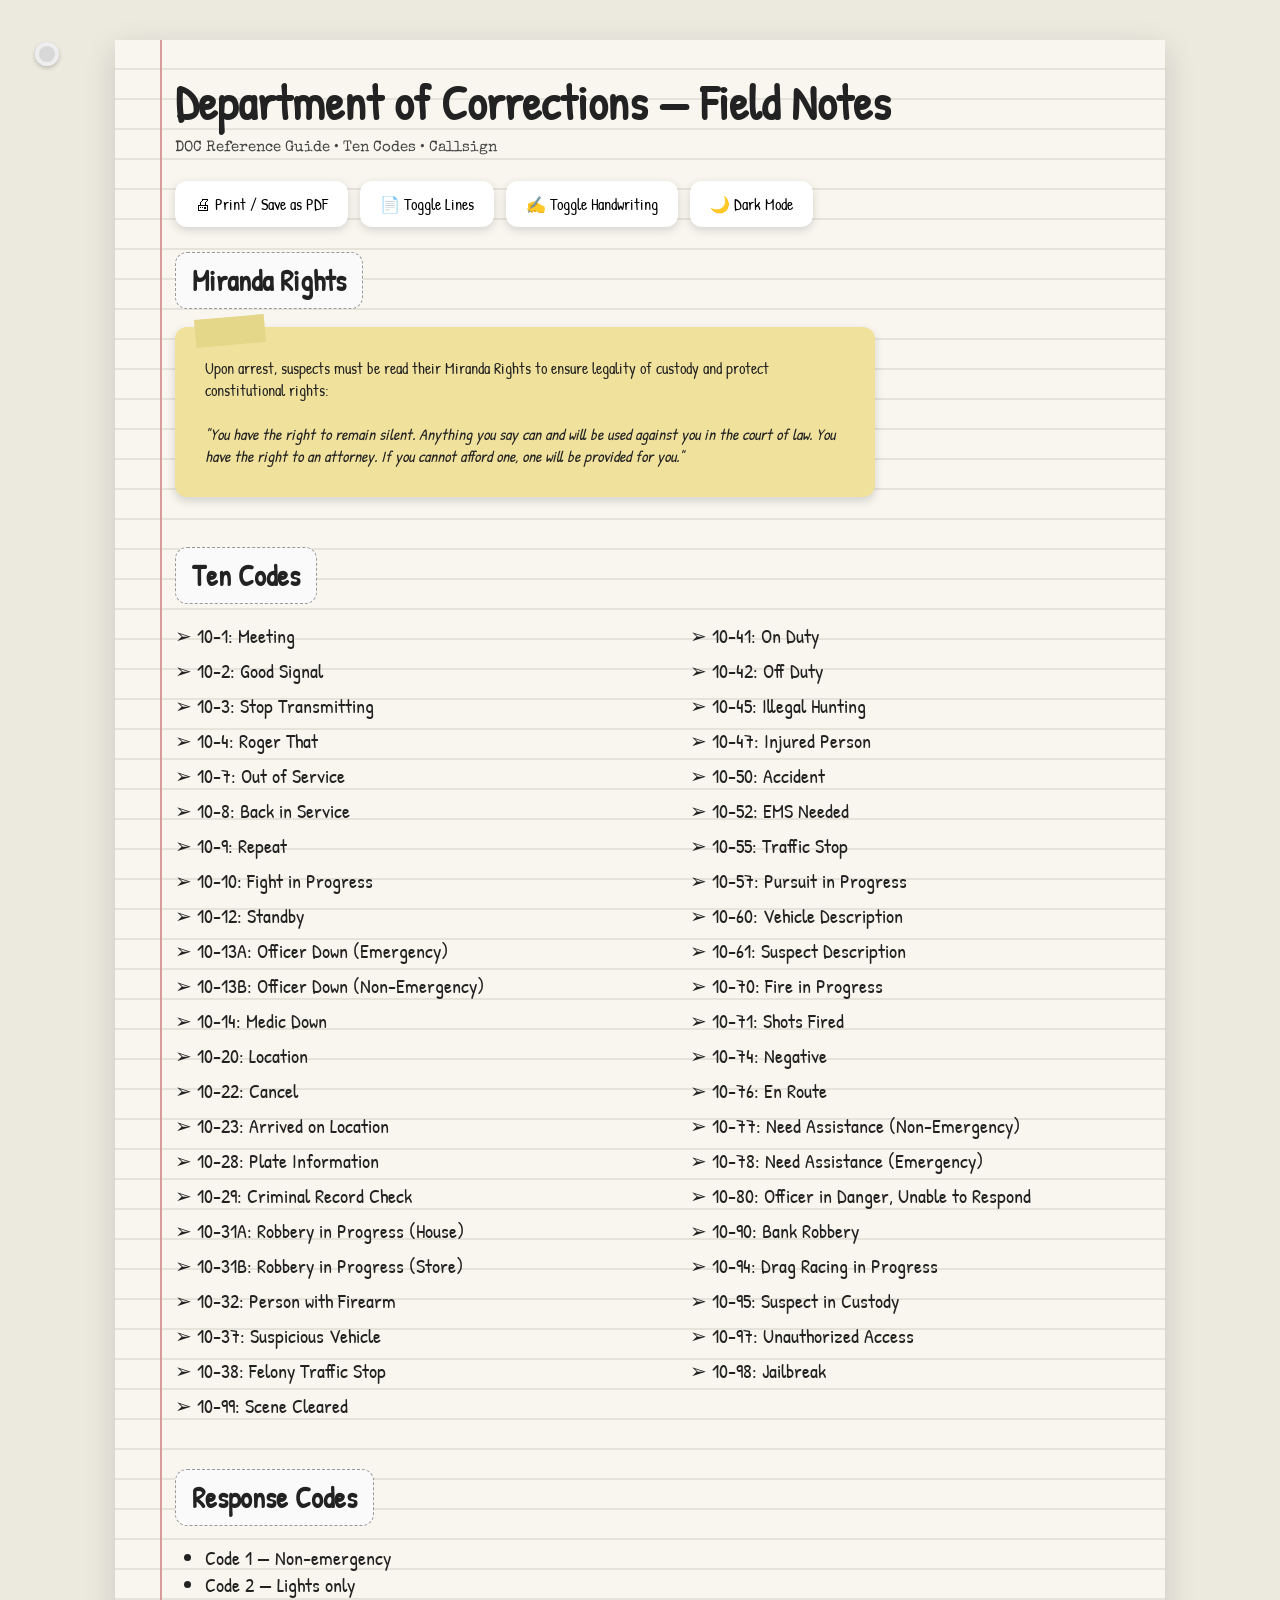
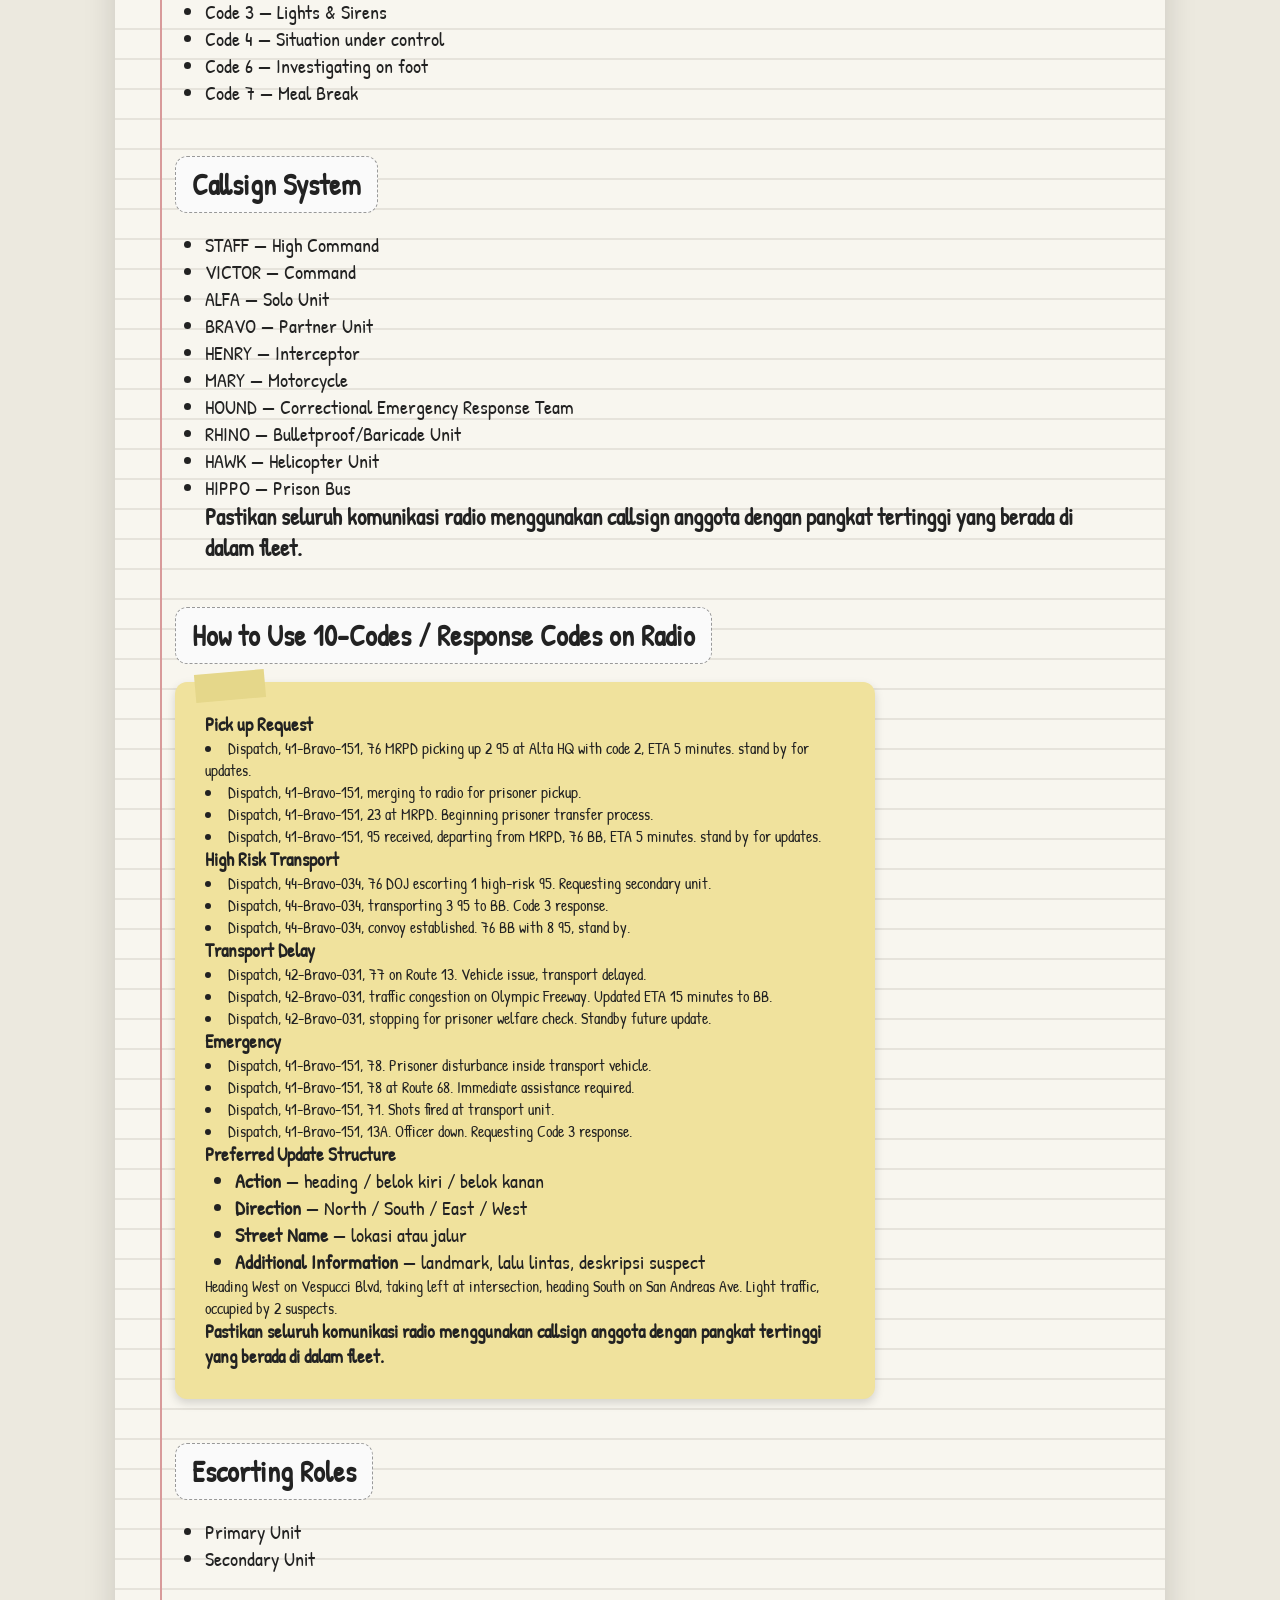
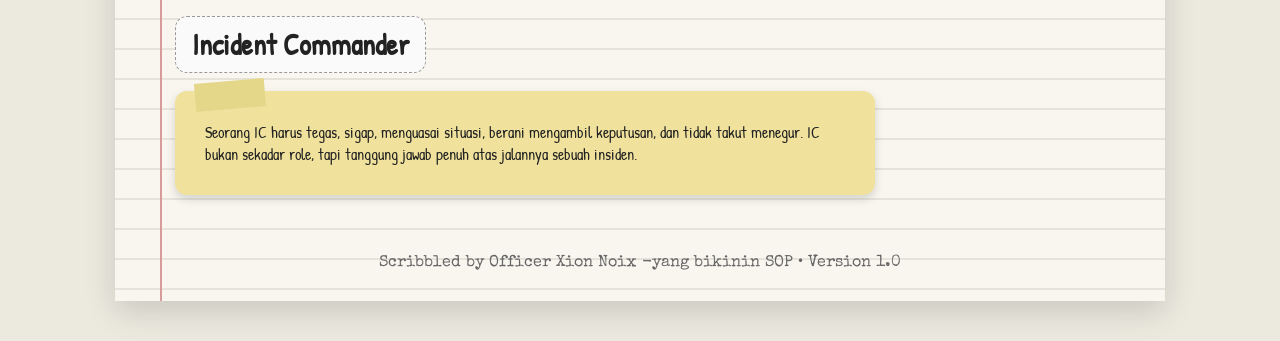
<file: index.html>
<!DOCTYPE html>
<html lang="en">
<head>
<meta charset="UTF-8">
<meta name="viewport" content="width=device-width, initial-scale=1.0">
<title>Department of Corrections Field Notes</title>

<link rel="preconnect" href="https://fonts.googleapis.com">
<link rel="preconnect" href="https://fonts.gstatic.com" crossorigin>

<link href="https://fonts.googleapis.com/css2?family=Patrick+Hand&family=Special+Elite&display=swap" rel="stylesheet">

<link rel="stylesheet" href="style.css">
</head>

<body>
<div class="paper-hole"></div>
<div class="paper">
<header>
<h1>Department of Corrections — Field Notes</h1>

<p class="subtitle">
DOC Reference Guide • Ten Codes • Callsign
</p>

<div class="toolbar">

<button onclick="window.print()">
🖨 Print / Save as PDF
</button>

<button id="toggleLines">
📄 Toggle Lines
</button>

<button id="toggleFont">
✍ Toggle Handwriting
</button>

<button id="toggleDark">
🌙 Dark Mode
</button>

</div>

</header>

<section class="section">

<h2>Miranda Rights</h2>

<div class="sticky-note">

<p>
Upon arrest, suspects must be read their Miranda Rights to ensure legality of custody and protect constitutional rights:
</p>

<br>

<em>
"You have the right to remain silent. Anything you say can and will be used against you in the court of law. You have the right to an attorney. If you cannot afford one, one will be provided for you."
</em>

</div>

</section>

<section class="section">

<h2>Ten Codes</h2>

<div class="codes">

<div>➢ 10-1: Meeting</div>
<div>➢ 10-41: On Duty</div>

<div>➢ 10-2: Good Signal</div>
<div>➢ 10-42: Off Duty</div>

<div>➢ 10-3: Stop Transmitting</div>
<div>➢ 10-45: Illegal Hunting</div>

<div>➢ 10-4: Roger That</div>
<div>➢ 10-47: Injured Person</div>

<div>➢ 10-7: Out of Service</div>
<div>➢ 10-50: Accident</div>

<div>➢ 10-8: Back in Service</div>
<div>➢ 10-52: EMS Needed</div>

<div>➢ 10-9: Repeat</div>
<div>➢ 10-55: Traffic Stop</div>

<div>➢ 10-10: Fight in Progress</div>
<div>➢ 10-57: Pursuit in Progress</div>

<div>➢ 10-12: Standby</div>
<div>➢ 10-60: Vehicle Description</div>

<div>➢ 10-13A: Officer Down (Emergency)</div>
<div>➢ 10-61: Suspect Description</div>

<div>➢ 10-13B: Officer Down (Non-Emergency)</div>
<div>➢ 10-70: Fire in Progress</div>

<div>➢ 10-14: Medic Down</div>
<div>➢ 10-71: Shots Fired</div>

<div>➢ 10-20: Location</div>
<div>➢ 10-74: Negative</div>

<div>➢ 10-22: Cancel</div>
<div>➢ 10-76: En Route</div>

<div>➢ 10-23: Arrived on Location</div>
<div>➢ 10-77: Need Assistance (Non-Emergency)</div>

<div>➢ 10-28: Plate Information</div>
<div>➢ 10-78: Need Assistance (Emergency)</div>

<div>➢ 10-29: Criminal Record Check</div>
<div>➢ 10-80: Officer in Danger, Unable to Respond</div>

<div>➢ 10-31A: Robbery in Progress (House)</div>
<div>➢ 10-90: Bank Robbery</div>

<div>➢ 10-31B: Robbery in Progress (Store)</div>
<div>➢ 10-94: Drag Racing in Progress</div>

<div>➢ 10-32: Person with Firearm</div>
<div>➢ 10-95: Suspect in Custody</div>

<div>➢ 10-37: Suspicious Vehicle</div>
<div>➢ 10-97: Unauthorized Access</div>

<div>➢ 10-38: Felony Traffic Stop</div>
<div>➢ 10-98: Jailbreak</div>

<div>➢ 10-99: Scene Cleared</div>
</div>

</section>

<section class="section">

<h2>Response Codes</h2>

<ul>
<li>Code 1 — Non-emergency</li>
<li>Code 2 — Lights only</li>
<li>Code 3 — Lights & Sirens</li>
<li>Code 4 — Situation under control</li>
<li>Code 6 — Investigating on foot</li>
<li>Code 7 — Meal Break</li>
</ul>

</section>

<div class="card">
<h2>Callsign System</h2>
<ul>
<li>STAFF — High Command</li>
<li>VICTOR — Command</li>
<li>ALFA — Solo Unit</li>
<li>BRAVO — Partner Unit</li>
<li>HENRY — Interceptor</li>
<li>MARY — Motorcycle</li>
<li>HOUND — Correctional Emergency Response Team</li>
<li>RHINO — Bulletproof/Baricade Unit</li>
<li>HAWK — Helicopter Unit</li>
<li>HIPPO — Prison Bus</li>
<h3>Pastikan seluruh komunikasi radio menggunakan callsign anggota dengan pangkat tertinggi yang berada di dalam fleet.</h3>
</ul>
</div>

<br>
<br>
    
<div class="card">
<h2>How to Use 10-Codes / Response Codes on Radio</h2>

<div class="sticky-note">
<h3>Pick up Request</h3>
<div class="code">
<li>Dispatch, 41-Bravo-151, 76 MRPD picking up 2 95 at Alta HQ with code 2, ETA 5 minutes. stand by for updates.</li>
<li>Dispatch, 41-Bravo-151, merging to radio for prisoner pickup.</li>
<li>Dispatch, 41-Bravo-151, 23 at MRPD. Beginning prisoner transfer process.</li>
<li>Dispatch, 41-Bravo-151, 95 received, departing from MRPD, 76 BB, ETA 5 minutes. stand by for updates.</li>
</div>

<h3>High Risk Transport</h3>
<div class="code">
<li>Dispatch, 44-Bravo-034, 76 DOJ escorting 1 high-risk 95. Requesting secondary unit.</li>
<li>Dispatch, 44-Bravo-034, transporting 3 95 to BB. Code 3 response.</li>
<li>Dispatch, 44-Bravo-034, convoy established. 76 BB with 8 95, stand by.</li>
</div>

<h3>Transport Delay</h3>
<div class="code">
<li>Dispatch, 42-Bravo-031, 77 on Route 13. Vehicle issue, transport delayed.</li>
<li>Dispatch, 42-Bravo-031, traffic congestion on Olympic Freeway. Updated ETA 15 minutes to BB.</li>
<li>Dispatch, 42-Bravo-031, stopping for prisoner welfare check. Standby future update.</li>
</div>

<h3>Emergency</h3>
<div class="code">
<li>Dispatch, 41-Bravo-151, 78. Prisoner disturbance inside transport vehicle.</li>
<li>Dispatch, 41-Bravo-151, 78 at Route 68. Immediate assistance required.</li>
<li>Dispatch, 41-Bravo-151, 71. Shots fired at transport unit.</li>
<li>Dispatch, 41-Bravo-151, 13A. Officer down. Requesting Code 3 response.</li>
</div>

<h3>Preferred Update Structure</h3>
<ul>
<li><strong>Action</strong> — heading / belok kiri / belok kanan</li>
<li><strong>Direction</strong> — North / South / East / West</li>
<li><strong>Street Name</strong> — lokasi atau jalur</li>
<li><strong>Additional Information</strong> — landmark, lalu lintas, deskripsi suspect</li>
</ul>

<div class="code">
Heading West on Vespucci Blvd, taking left at intersection, heading South on San Andreas Ave. Light traffic, occupied by 2 suspects.
</div>

<h3>Pastikan seluruh komunikasi radio menggunakan callsign anggota dengan pangkat tertinggi yang berada di dalam fleet.</h3>
</div>
</div>

<br>
<br>

<div class="card">
<h2>Escorting Roles</h2>
<ul>
<li>Primary Unit</li>
<li>Secondary Unit</li>
</ul>
</div>

<br>
<br>

<div class="card">
<h2>Incident Commander</h2>
<div class="sticky-note">
<blockquote>
Seorang IC harus tegas, sigap, menguasai situasi, berani mengambil keputusan, dan tidak takut menegur. IC bukan sekadar role, tapi tanggung jawab penuh atas jalannya sebuah insiden.
</blockquote>
</div>
</div>

<footer>

Scribbled by Officer Xion Noix -yang bikinin SOP • Version 1.0

</footer>

</div>

<script src="script.js"></script>

</body>
</html>
</file>
<file: style.css>
@import url('https://fonts.googleapis.com/css2?family=Patrick+Hand&family=Special+Elite&display=swap');

*{
    margin:0;
    padding:0;
    box-sizing:border-box;
}

body{
    background:#ece9df;
    font-family:'Patrick Hand', cursive;
    color:#222;
    padding:40px 0;
}

.paper{
    width:min(1050px,95%);
    margin:auto;
    padding:30px 60px;
    background:
    repeating-linear-gradient(
    to bottom,
    #f8f6ef 0px,
    #f8f6ef 28px,
    #d4d0c7 29px,
    #f8f6ef 30px
);

    position:relative;
    box-shadow:
    0 10px 30px rgba(0,0,0,.15);
}

.paper::before{
    content:"";
    position:absolute;
    left:45px;
    top:0;
    width:2px;
    height:100%;
    background:#d89a9a;
}

.paper-hole{
    position:fixed;
    top:42px;
    left:35px;
    width:24px;
    height:24px;
    background:#d8d8d8;
    border-radius:50%;
    box-shadow:
    inset 0 0 0 4px #eee,
    0 2px 4px rgba(0,0,0,.2);
}

h1{
    font-size:3rem;
    font-weight:700;
    margin-bottom:5px;
}

.subtitle{
    font-family:'Special Elite', monospace;
    font-size:.95rem;
    color:#444;
    margin-bottom:25px;
}

.toolbar{
    display:flex;
    gap:12px;
    flex-wrap:wrap;
    margin-bottom:25px;
}

.toolbar button{
    border:none;
    padding:12px 20px;
    border-radius:12px;
    background:white;
    font-family:'Patrick Hand';
    font-size:1rem;
    cursor:pointer;
    box-shadow:
    0 3px 10px rgba(0,0,0,.15);
}

.toolbar button:hover{
    transform:translateY(-2px);
}

.section{
    margin-bottom:50px;
}

h2{
    display:inline-block;
    padding:8px 16px;
    background:#fafafa;
    border:1px dashed #999;
    border-radius:12px;
    margin-bottom:18px;
    font-size:1.8rem;
}

.sticky-note{
    background:#f0e29d;
    max-width:700px;
    padding:30px;
    border-radius:12px;
    box-shadow:
    0 4px 10px rgba(0,0,0,.15);
    position:relative;
}

.sticky-note::before{
    content:"";
    position:absolute;
    top:-10px;
    left:20px;
    width:70px;
    height:28px;
    background:#e5d78a;
    transform:rotate(-5deg);
}

.codes{
    display:grid;
    grid-template-columns:1fr 1fr;
    gap:8px 100px;
    font-size:1.25rem;
}

ul{
    padding-left:30px;
    font-size:1.25rem;
}

footer{
    margin-top:60px;
    text-align:center;
    color:#666;
    font-family:'Special Elite';
}

.fade{
    opacity:0;
    transform:translateY(20px);
}

.show{
    opacity:1;
    transform:translateY(0);
    transition:.5s ease;
}

.hide-lines{
    background:#f8f6ef !important;
}

.typewriter{
    font-family:'Special Elite', monospace !important;
}

@media(max-width:900px){
    .paper{
        padding:25px;
    }

    .codes{
        grid-template-columns:1fr;
        gap:8px;
    }

    h1{
        font-size:2rem;
    }
}

body.dark-mode{
    background:#111827;
    color:#e5e7eb;
}

body.dark-mode .paper{
    background:
    repeating-linear-gradient(
    to bottom,
    #1f2937 0px,
    #1f2937 28px,
    #374151 29px,
    #1f2937 30px
);

box-shadow:
    0 10px 30px rgba(0,0,0,.6);
}

body.dark-mode .paper::before{
    background:#dc2626;
}

body.dark-mode .paper-hole{
    background:#4b5563;
    box-shadow:
    inset 0 0 0 4px #6b7280,
    0 2px 4px rgba(0,0,0,.5);
}

body.dark-mode h1{
    color:#f9fafb;
}

body.dark-mode .subtitle{
    color:#9ca3af;
}

body.dark-mode h2{
    background:#374151;
    color:#f9fafb;
    border:1px dashed #6b7280;
}

body.dark-mode .toolbar button{
    background:#374151;
    color:white;
    box-shadow:none;
}

body.dark-mode .toolbar button:hover{
    background:#4b5563;
}

body.dark-mode .sticky-note{
    background:#4b3f1d;
    color:#fef3c7;
}

body.dark-mode .sticky-note::before{
    background:#5c4d20;
}
body.dark-mode ul,
body.dark-mode li,
body.dark-mode p,
body.dark-mode div{
        color:#e5e7eb;
}

body.dark-mode blockquote{
    background:#3f3310;
    color:#fef3c7;
    border-left:5px solid #facc15;
}

body.dark-mode footer{
    color:#9ca3af;
}

body.dark-mode .code{
    color:#f3f4f6;
}
</file>
